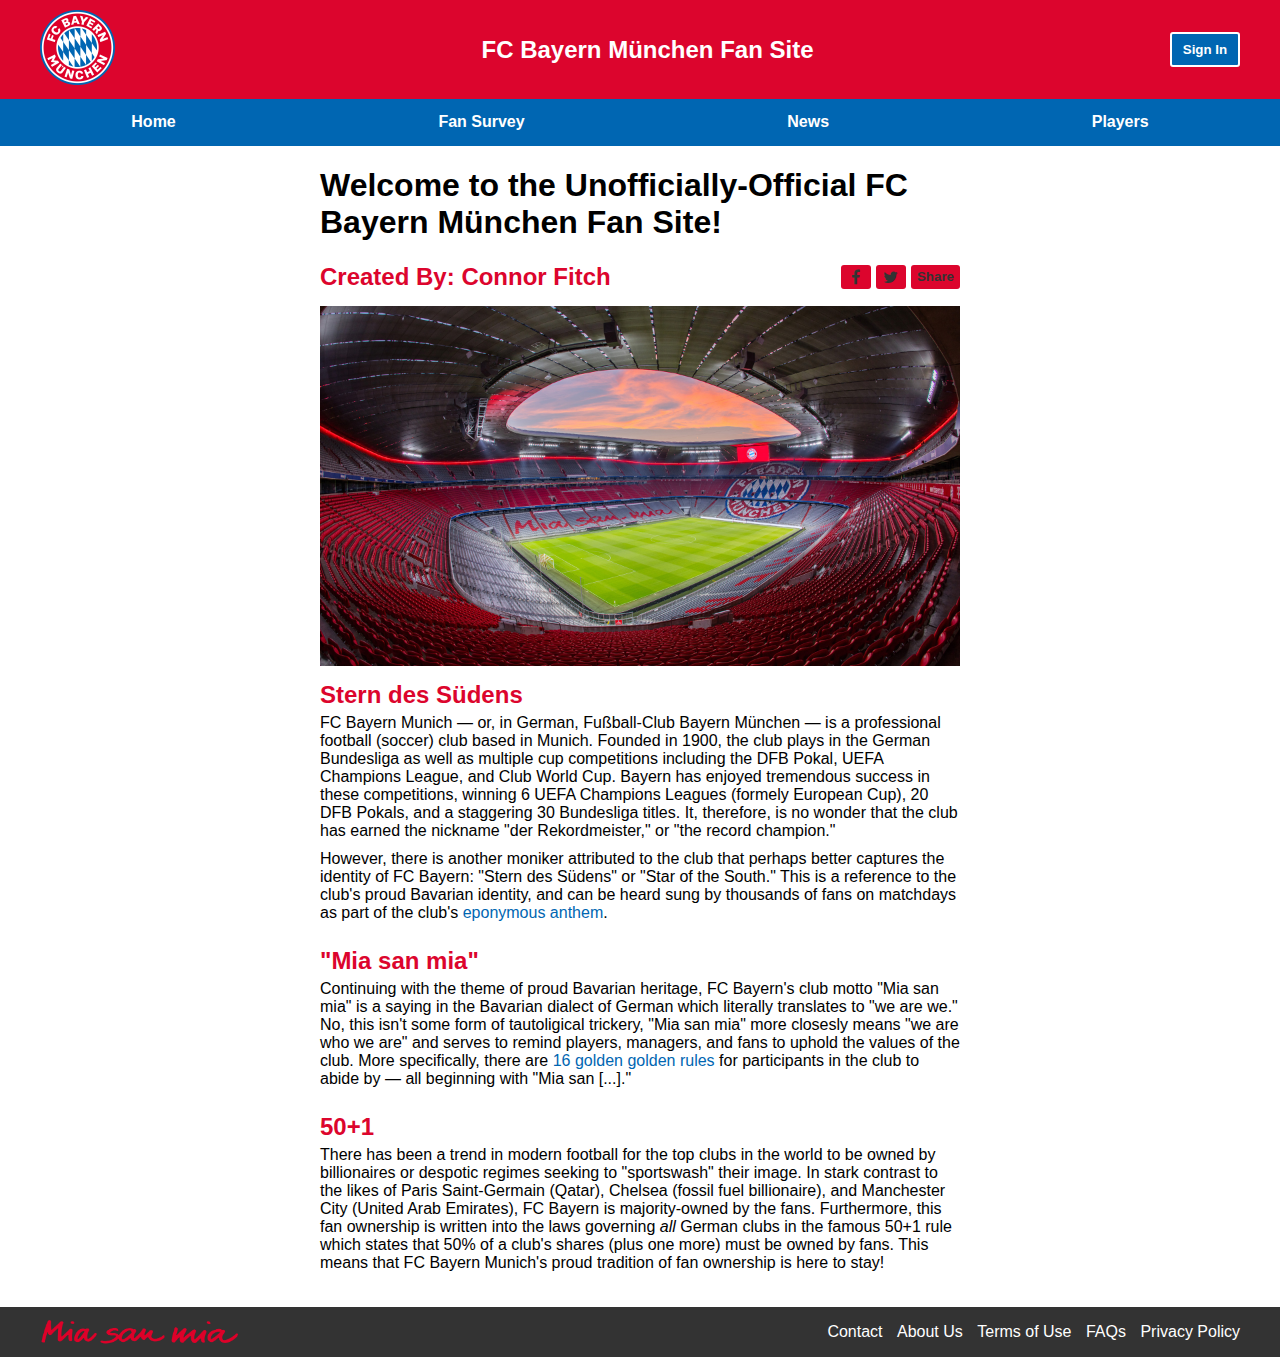
<file: index.html>
<!DOCTYPE html>
<html lang="en">
<head>
  <meta charset="UTF-8">
  <meta http-equiv="X-UA-Compatible" content="IE=edge">
  <meta name="viewport" content="width=device-width, initial-scale=1.0">
  <title>FC Bayern Fan Site</title>
  <link rel="stylesheet" href="style.css">
  <!-- social icons boilerplate -->
  <link rel="stylesheet" href="https://cdnjs.cloudflare.com/ajax/libs/font-awesome/4.7.0/css/font-awesome.min.css">
</head>
<body>
<div class="page-container">
  <div class="content-wrap">
    <header>
      <!-- header, contains bayern logo, title, and sign in button -->
      <a href="https://fcbayern.com/en" target="_blank"><img src="bayern-logo.png" alt="FC Bayern Logo"></a>
      <h2>FC Bayern München Fan Site</h2>
      <button>Sign In</button>
    </header>

    <div>
      <!-- banner/navigation bar links -->
      <ul class="nav-bar">
        <li><a href="#">Home</a></li>
        <li><a href="pages/survey.html">Fan Survey</a></li>
        <li><a href="pages/news.html">News</a></li>
        <li><a href="pages/players.html">Players</a></li>
      </ul>
    </div>
    <div class="primary">
      <h1>
        Welcome to the Unofficially-Official FC Bayern München Fan Site!
      </h1>

      <div id="author-socials">
        <!-- div containing author name and socials -->
        <h2>Created By: Connor Fitch</h2>
        <span>
          <a href="https://www.facebook.com/fcbayern.en/" target="_blank" class="fa fa-facebook"></a>
          <a href="https://twitter.com/FCBayernEN" target="_blank" class="fa fa-twitter"></a>
          <button>Share</button>
        </span>
      </div>

      <img src="allianz-arena.jpeg" alt="Wide-angle shot of the Allianz Arena">

      <h2>Stern des Südens</h2>
      <p>
        FC Bayern Munich &mdash; or, in German, Fußball-Club Bayern München &mdash; is a professional football (soccer) club based in Munich.
        Founded in 1900, the club plays in the German Bundesliga as well as multiple cup competitions including the DFB Pokal, UEFA Champions League, and Club World Cup.
        Bayern has enjoyed tremendous success in these competitions, winning 6 UEFA Champions Leagues (formely European Cup), 20 DFB Pokals, and a staggering 30 Bundesliga titles.
        It, therefore, is no wonder that the club has earned the nickname "der Rekordmeister," or "the record champion."
      </p>
      <p>
        However, there is another moniker attributed to the club that perhaps better captures the identity of FC Bayern: "Stern des Südens" or "Star of the South."
        This is a reference to the club's proud Bavarian identity, and can be heard sung by thousands of fans on matchdays as part of the club's <a href="https://youtu.be/t-mZK1r8rjY" target="_blank">eponymous anthem</a>.
      </p>
      <h2>"Mia san mia"</h2>
      <p>
        Continuing with the theme of proud Bavarian heritage, FC Bayern's club motto "Mia san mia" is a saying in the Bavarian dialect of German which literally translates to "we are we."
        No, this isn't some form of tautoligical trickery, "Mia san mia" more closesly means "we are who we are" and serves to remind players, managers, and fans to uphold the values of the club.
        More specifically, there are <a href="https://www.bundesliga.com/en/bundesliga/news/mia-san-mia-what-does-bayern-munich-s-club-motto-mean-4947">16 golden golden rules</a> for participants in the club to abide by &mdash; all beginning with "Mia san [...]."
      </p>
      <h2>50+1</h2>
      <p>
        There has been a trend in modern football for the top clubs in the world to be owned by billionaires or despotic regimes seeking to "sportswash" their image.
        In stark contrast to the likes of Paris Saint-Germain (Qatar), Chelsea (fossil fuel billionaire), and Manchester City (United Arab Emirates), FC Bayern is majority-owned by the fans.
        Furthermore, this fan ownership is written into the laws governing <em>all</em> German clubs in the famous 50+1 rule which states that 50% of a club's shares (plus one more) must be owned by fans.
        This means that FC Bayern Munich's proud tradition of fan ownership is here to stay!
      </p>
    </div>
  </div>


  <footer>
    <img src="mia-san-mia.png" alt="Mia San Mia">
    <ul>
      <li><a href="">Contact</a></li>
      <li><a href="">About Us</a></li>
      <li><a href="">Terms of Use</a></li>
      <li><a href="">FAQs</a></li>
      <li><a href="">Privacy Policy</a></li>
    </ul>
  </footer>
</div>


</body>
</html>
</file>
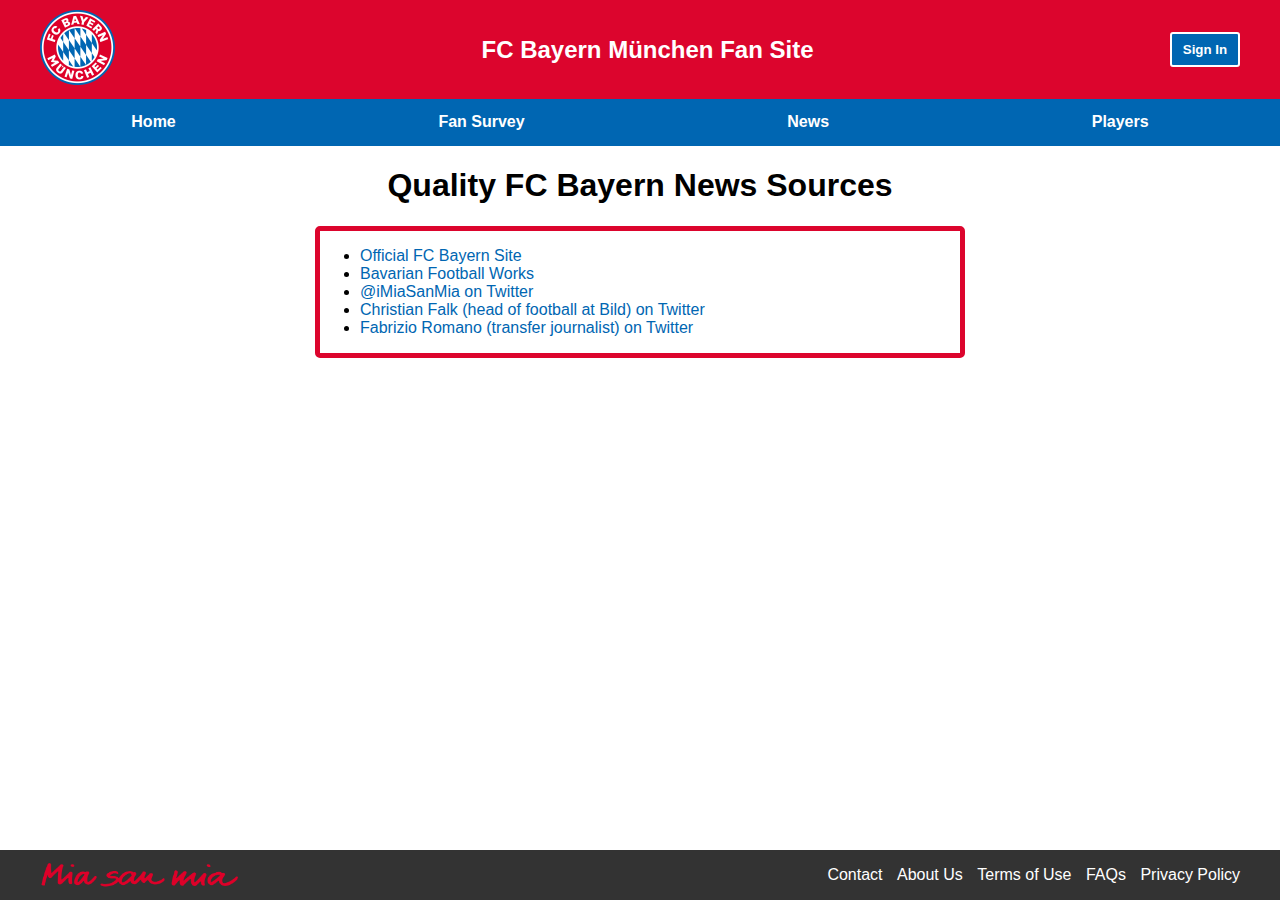
<file: pages/news.html>
<!DOCTYPE html>
<html lang="en">
<head>
  <meta charset="UTF-8">
  <meta http-equiv="X-UA-Compatible" content="IE=edge">
  <meta name="viewport" content="width=device-width, initial-scale=1.0">
  <title>FC Bayern Fan Site</title>
  <link rel="stylesheet" href="../style.css">
  <link rel="stylesheet" href="../other-css/news.css">
  <!-- social icons boilerplate -->
  <link rel="stylesheet" href="https://cdnjs.cloudflare.com/ajax/libs/font-awesome/4.7.0/css/font-awesome.min.css">
</head>
<body>
<div class="page-container">
  <div class="content-wrap">
    <header>
      <!-- header, contains bayern logo, title, and sign in button -->
      <a href="https://fcbayern.com/en" target="_blank"><img src="../bayern-logo.png" alt="FC Bayern Logo"></a>
      <h2>FC Bayern München Fan Site</h2>
      <button>Sign In</button>
    </header>

    <div>
      <!-- banner/navigation bar links -->
      <ul class="nav-bar">
        <li><a href="../index.html">Home</a></li>
        <li><a href="survey.html">Fan Survey</a></li>
        <li><a href="#">News</a></li>
        <li><a href="players.html">Players</a></li>
      </ul>
    </div>
    <div class="primary">
      <h1>Quality FC Bayern News Sources</h1>
      <div id="news-list">
        <ul>
          <li><a href="https://fcbayern.com/en" target="_blank">Official FC Bayern Site</a></li>
          <li><a href="https://www.bavarianfootballworks.com" target="_blank">Bavarian Football Works</a></li>
          <li><a href="https://twitter.com/iMiaSanMia" target="_blank">@iMiaSanMia on Twitter</a></li>
          <li><a href="https://twitter.com/cfbayern" target="_blank">Christian Falk (head of football at Bild) on Twitter</a></li>
          <li><a href="https://twitter.com/FabrizioRomano" target="_blank">Fabrizio Romano (transfer journalist) on Twitter</a></li>
        </ul>
      </div>
    </div>
  </div>
  <footer>
    <img src="../mia-san-mia.png" alt="Mia San Mia">
    <ul>
      <li><a href="">Contact</a></li>
      <li><a href="">About Us</a></li>
      <li><a href="">Terms of Use</a></li>
      <li><a href="">FAQs</a></li>
      <li><a href="">Privacy Policy</a></li>
    </ul>
  </footer>

</div>
</body>
</html>
</file>
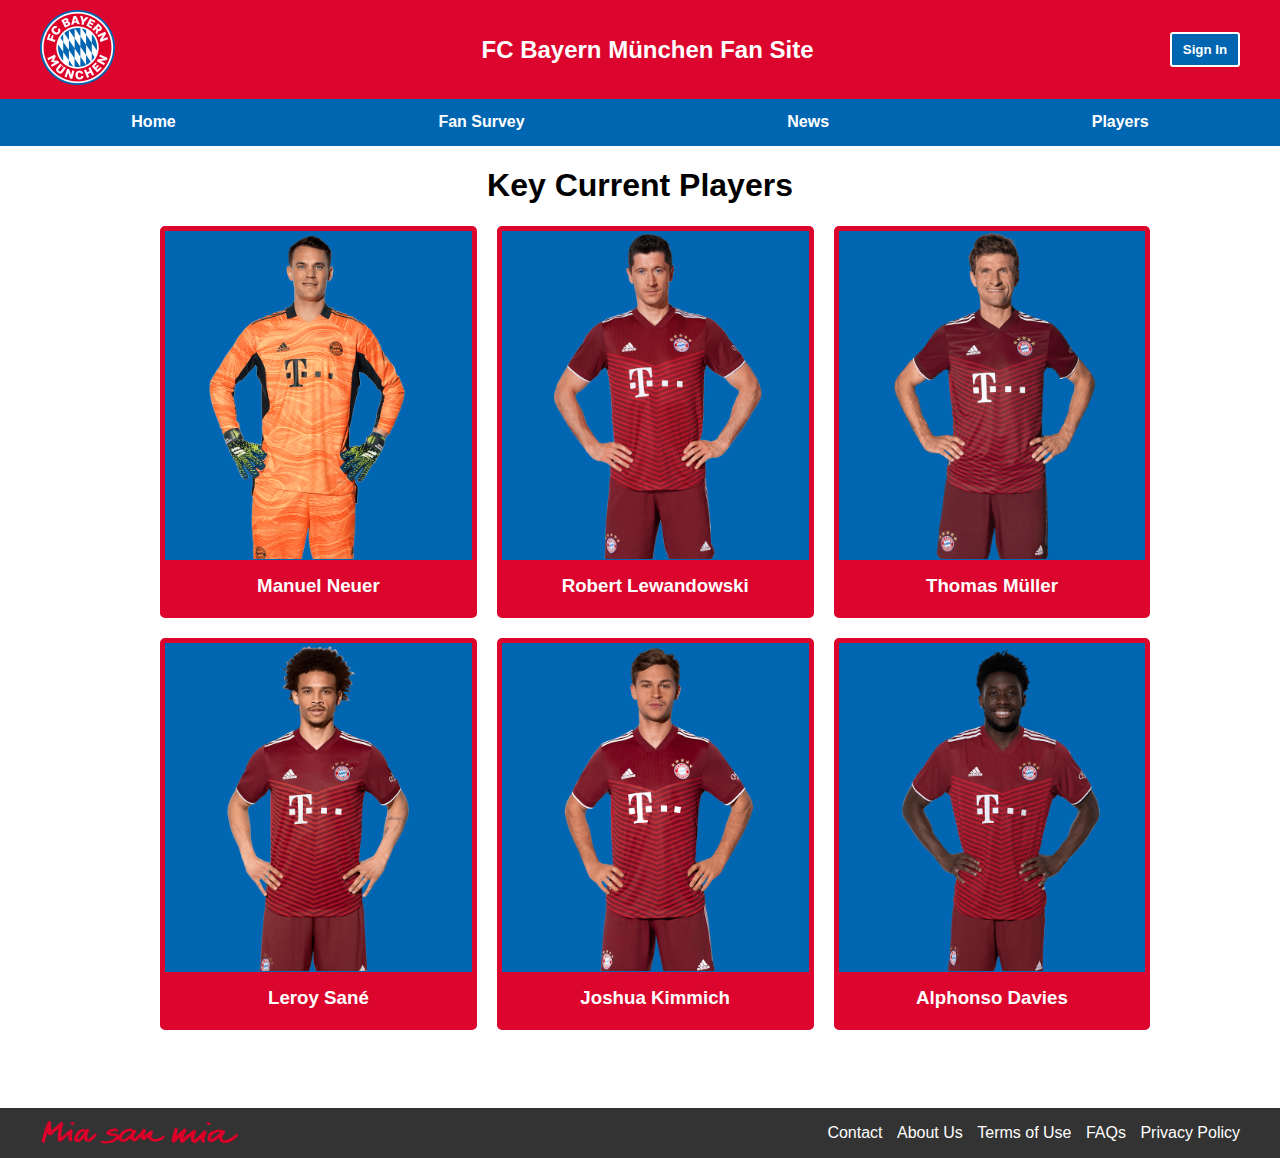
<file: pages/players.html>
<!DOCTYPE html>
<html lang="en">
<head>
  <meta charset="UTF-8">
  <meta http-equiv="X-UA-Compatible" content="IE=edge">
  <meta name="viewport" content="width=device-width, initial-scale=1.0">
  <title>FC Bayern Fan Site</title>
  <link rel="stylesheet" href="../style.css">
  <link rel="stylesheet" href="../other-css/players.css">
  <!-- social icons boilerplate -->
  <link rel="stylesheet" href="https://cdnjs.cloudflare.com/ajax/libs/font-awesome/4.7.0/css/font-awesome.min.css">
</head>
<body>
<div class="page-container">
  <div class="content-wrap">
    <header>
      <!-- header, contains bayern logo, title, and sign in button -->
      <a href="https://fcbayern.com/en" target="_blank"><img src="../bayern-logo.png" alt="FC Bayern Logo"></a>
      <h2>FC Bayern München Fan Site</h2>
      <button>Sign In</button>
    </header>

    <div>
      <!-- banner/navigation bar links -->
      <ul class="nav-bar">
        <li><a href="../index.html">Home</a></li>
        <li><a href="survey.html">Fan Survey</a></li>
        <li><a href="news.html">News</a></li>
        <li><a href="#">Players</a></li>
      </ul>
    </div>
    <div>
      <h1>Key Current Players</h1>
      <div id="player-grid">
        <!-- neuer -->
        <div class="player-card">
          <a href="https://fcbayern.com/en/teams/first-team/manuel-neuer"><img src="../player-images/manuel_neuer.png" alt="Manuel Neuer"></a>
          <h3>Manuel Neuer</h3>
        </div>

        <!-- lewy -->
        <div class="player-card">
          <a href="https://fcbayern.com/en/teams/first-team/robert-lewandowski"><img src="../player-images/robert_lewandowski.png" alt="Robert Lewandowski"></a>
          <h3>Robert Lewandowski</h3>
        </div>

        <!-- muller -->
        <div class="player-card">
          <a href="https://fcbayern.com/en/teams/first-team/thomas-mueller"><img src="../player-images/thomas_mueller.png" alt="Thomas Müller"></a>
          <h3>Thomas Müller</h3>
        </div>

        <!-- sane -->
        <div class="player-card">
          <a href="https://fcbayern.com/en/teams/first-team/leroy-sane"><img src="../player-images/leroy_sane.png" alt="Leroy Sané"></a>
          <h3>Leroy Sané</h3>
        </div>

        <!-- kimmich -->
        <div class="player-card">
          <a href="https://fcbayern.com/en/teams/first-team/joshua-kimmich"><img src="../player-images/joshua_kimmich.png" alt="Joshua Kimmich"></a>
          <h3>Joshua Kimmich</h3>
        </div>

        <!-- davies -->
        <div class="player-card">
          <a href="https://fcbayern.com/en/teams/first-team/alphonso-davies"><img src="../player-images/alphonso_davies.png" alt="Alphonso Davies"></a>
          <h3>Alphonso Davies</h3>
        </div>

      </div>
    </div>
  </div>
  <footer>
    <img src="../mia-san-mia.png" alt="Mia San Mia">
    <ul>
      <li><a href="">Contact</a></li>
      <li><a href="">About Us</a></li>
      <li><a href="">Terms of Use</a></li>
      <li><a href="">FAQs</a></li>
      <li><a href="">Privacy Policy</a></li>
    </ul>
  </footer>

</div>
</body>
</html>
</file>
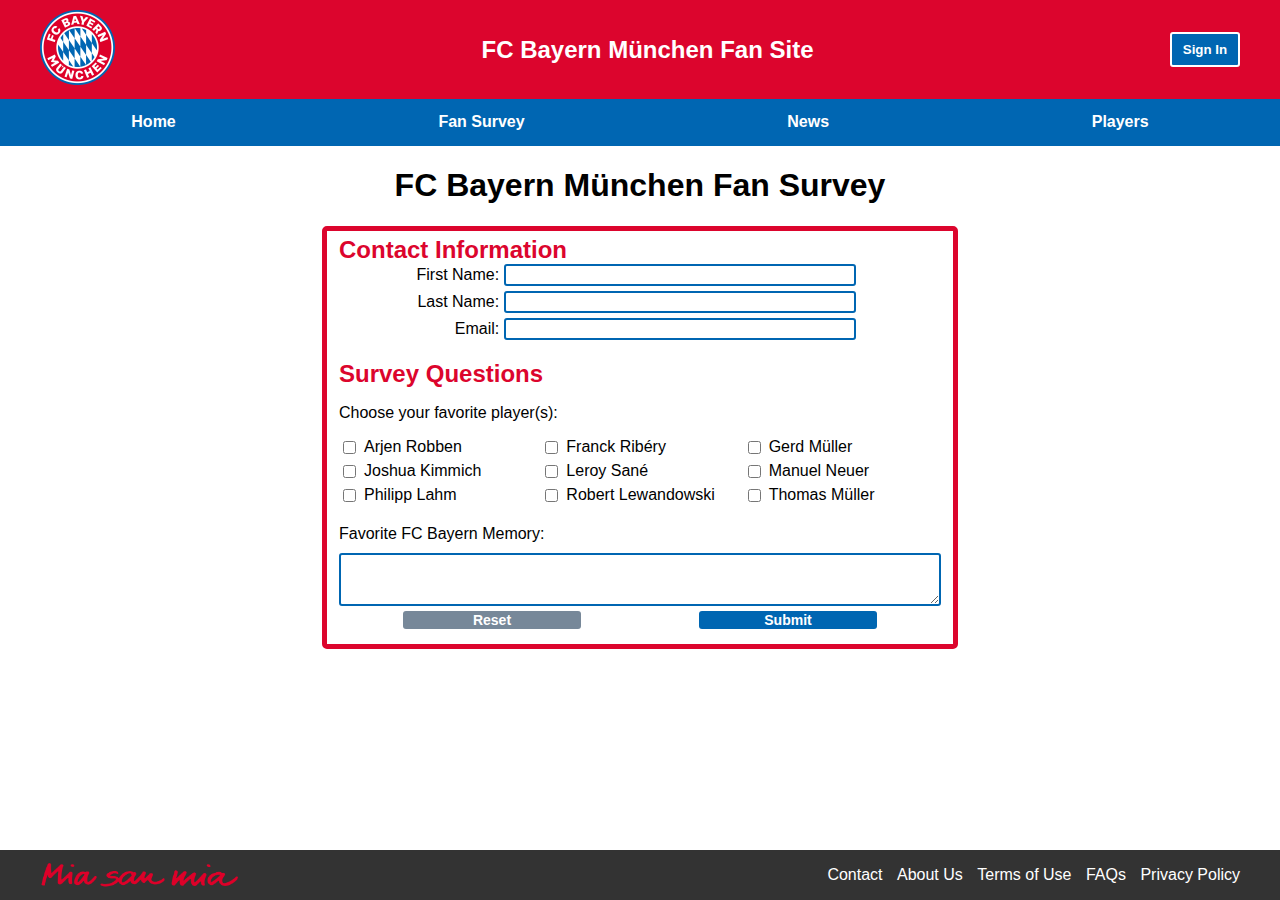
<file: pages/survey.html>
<!DOCTYPE html>
<html lang="en">
<head>
  <meta charset="UTF-8">
  <meta http-equiv="X-UA-Compatible" content="IE=edge">
  <meta name="viewport" content="width=device-width, initial-scale=1.0">
  <title>FC Bayern Fan Site</title>
  <link rel="stylesheet" href="../style.css">
  <link rel="stylesheet" href="../other-css/survey.css">
  <!-- social icons boilerplate -->
  <link rel="stylesheet" href="https://cdnjs.cloudflare.com/ajax/libs/font-awesome/4.7.0/css/font-awesome.min.css">
</head>
<body>
<div class="page-container">
  <div class="content-wrap">
    <header>
      <!-- header, contains bayern logo, title, and sign in button -->
      <a href="https://fcbayern.com/en" target="_blank"><img src="../bayern-logo.png" alt="FC Bayern Logo"></a>
      <h2>FC Bayern München Fan Site</h2>
      <button>Sign In</button>
    </header>

    <div>
      <!-- banner/navigation bar links -->
      <ul class="nav-bar">
        <li><a href="../index.html">Home</a></li>
        <li><a href="#">Fan Survey</a></li>
        <li><a href="news.html">News</a></li>
        <li><a href="players.html">Players</a></li>
      </ul>
    </div>
    <div class="primary">
      <h1>FC Bayern München Fan Survey</h1>
      <form action="/form_url" method="post">
        <fieldset>
          <h2>Contact Information</h2>
          <div id="contact-survey">
            <label for="firstName">First Name:</label>
            <input type="text" id="firstName" name="first_name">
            <label for="lastName">Last Name:</label>
            <input type="text" id="lastName" name="last_name">
            <label for="email">Email:</label>
            <input type="email" id="email" name="email">
          </div>
          <h2>Survey Questions</h2>
          <div>
            <p>Choose your favorite player(s):</p>
            <div id="player-survey">
              <!-- probably want to use grid layout for this... -->
              <input type="checkbox" name="robben" id="robben">
              <label for="robben">Arjen Robben</label>
              <input type="checkbox" name="ribery" id="ribery">
              <label for="ribery">Franck Ribéry</label>
              <input type="checkbox" name="muller1" id="muller1">
              <label for="muller1">Gerd Müller</label>
              <input type="checkbox" name="kimmich" id="kimmich">
              <label for="kimmich">Joshua Kimmich</label>
              <input type="checkbox" name="sane" id="sane">
              <label for="sane">Leroy Sané</label>
              <input type="checkbox" name="neuer" id="neuer">
              <label for="neuer">Manuel Neuer</label>
              <input type="checkbox" name="lahm" id="lahm">
              <label for="lahm">Philipp Lahm</label>
              <input type="checkbox" name="lewy" id="lewy">
              <label for="lewy">Robert Lewandowski</label>
              <input type="checkbox" name="muller2" id="muller2">
              <label for="muller2">Thomas Müller</label>
            </div>
          </div>
          <div id="moment-survey">
            <label for="moment">Favorite FC Bayern Memory:</label>
            <textarea id="moment" name="moment" rows="3"></textarea>
          </div>
          <div id="survey-buttons">
            <button type="reset">Reset</button>
            <button type="submit" id="submit">Submit</button>
          </div>
        </fieldset>
      </form>
    </div>
  </div>
  <footer>
    <img src="../mia-san-mia.png" alt="Mia San Mia">
    <ul>
      <li><a href="">Contact</a></li>
      <li><a href="">About Us</a></li>
      <li><a href="">Terms of Use</a></li>
      <li><a href="">FAQs</a></li>
      <li><a href="">Privacy Policy</a></li>
    </ul>
  </footer>

</div>
</body>
</html>
</file>
<file: style.css>
* {
  font-family: Verdana, Tahoma, sans-serif;
}
body {
  margin: 0px;
}
div.page-container {
  position: relative;
  min-height: 100vh;
}
div.content-wrap {
  padding-bottom: 5rem;
}
button:hover {
  opacity: .7;
}

/* header styles */
header {
  background-color: #DC052D;
  display: flex;
  justify-content: space-between;
  align-items: center;
}
header > a > img {
  height: 75px;
  margin: 10px;
  margin-left: 40px;
}
header > a > img {
  height: 75px;
  margin: 10px;
  margin-left: 40px;
}
header > h2 {
  color: white;
}
header > button {
  color: white;
  background-color: #0066B2;
  border-radius: 3px;
  border: 2px solid white;
  font-weight: bolder;
  height: 35px;
  width: 70px;
  margin-right: 40px;
}
header > button:active {
  background-color: #00467c;
}
header > button:hover {
  box-shadow: 0px 0px 10px #333;
  opacity: 1;
}

/* Nav Bar */
ul.nav-bar {
  list-style-type: none;
  margin: 0px;
  padding: 0px;
  overflow: hidden;
  background-color: #0066B2;
  display: flex;
  justify-content: space-around;
}
ul.nav-bar > li {
  padding: 15px;
  margin: 0px;
  margin-top: -1px;
}
ul.nav-bar > li > a {
  color: white;
  padding: 14px 30px;
  text-decoration: none;
  margin: 0px;
  font-weight: bold;
}
ul.nav-bar > li > a:hover {
  background-color: #00467c;
}

/* primary article */
div.primary {
  margin: 0px;
  display: flex;
  flex-direction: column;
  align-items: center;
}
div.primary > * {
  width: 50%;
}
div.primary h2 {
  color: #DC052D;
  margin: 0px;
}
div#author-socials {
  display: flex;
  justify-content: space-between;
  align-items: center;
}
div#author-socials > span {
  display: flex;
}
span > button {
  color: #333;
  background-color: #DC052D;
  border-radius: 3px;
  border: 0px;
  font-weight: bold;
  height: 24px;
  margin: 0px;
}
.fa {
  padding: 0px;
  font-size: 30px;
  width: 30px;
  height: 20px;
  text-align: center;
  padding-top: 4px;
  text-decoration: none;
  background-color: #DC052D;
  color: #333;
  border: 0px;
  border-radius: 3px;
  margin-right: 5px;
}
.fa:hover {
  opacity: 0.7;
}
div.primary > img {
  margin: 15px;
}
div.primary > p {
  margin: 5px;
}
div.primary > p + h2 {
  margin-top: 20px;
}
p > a {
  color: #0066B2;
  text-decoration: none;
}
p > a:hover {
  text-decoration: underline;
}
/* Footer */
footer {
  background-color: #333;
  display: flex;
  justify-content: space-between;
  align-items: center;
  position: absolute;
  bottom: 0;
  width: 100%;
}
footer > img {
  width: 200px;
  margin: 10px;
  margin-left: 40px;
}
footer ul {
  list-style-type: none;
  margin-right: 30px;
}
footer li {
  display: inline;
  margin-right: 10px;
}
footer a {
  color: white;
  text-decoration: none;
}
footer a:hover {
  text-decoration: underline;
}
</file>
<file: other-css/news.css>
h1 {
  text-align: center;
}
div#news-list {
  border: 5px solid #DC052D;
  border-radius: 5px;
}
div#news-list:hover {
  box-shadow: 0px 0px 5px #333;
}
div#news-list a {
  color: #0066B2;
  text-decoration: none;
}
div#news-list a:hover {
  text-decoration: underline;
}
</file>
<file: other-css/players.css>
h1 {
 text-align: center;
}
div#player-grid {
  width: 75%;
  margin: auto;
  display: grid;
  grid-template: 1fr 1fr / 33% 33% 33%;
  grid-gap: 20px;
  margin-bottom: 3em;
}
div#player-grid h3 {
  text-align: center;
  background-color: #DC052D;
  color: white;
  width: 100%;
  margin-top: -3px;
  margin-bottom: 0px;
  padding-top: 5%;
  padding-bottom: 5%;
}
div#player-grid img {
  width: 100%;
  margin: 0px;
  padding: 0px;
}
div.player-card {
  background-color: #0066B2;
  border: 5px solid #DC052D;
  border-radius: 5px;
}
div.player-card:hover {
  box-shadow: 0px 0px 15px #333;
}
</file>
<file: other-css/survey.css>
h1 {
  text-align: center;
}
fieldset {
  border: 5px solid #DC052D;
  border-radius: 5px;
}
fieldset:hover {
  box-shadow: 0px 0px 5px #333;
}
div#contact-survey {
  display: grid;
  grid-template: 1fr 1fr 1fr / 100px 65%;
  grid-gap: 5px;
  margin-left: 10%;
  margin-bottom: 20px;
}
div#contact-survey > input {
  border: 2px solid #0066B2;
  border-radius: 3px;
  font-size: 14px;
  font-family: Verdana, Tahoma, sans-serif;
}
div#contact-survey > label {
  display: flex;
  align-items: center;
  justify-content: flex-end;
}
div#player-survey {
  margin-top: 0px;
  display: grid;
  grid-template: 1fr 1fr 1fr / repeat(3, 20px 1fr);
  grid-gap: 5px;
  margin-bottom: 20px;
}
div#moment-survey {
  display: flex;
  flex-direction: column;
}
div#moment-survey textarea{
  margin-top: 10px;
  border: 2px solid #0066B2;
  border-radius: 3px;
}
div#survey-buttons {
  display: flex;
  justify-content: space-around;
  margin: 5px;
}
div#survey-buttons > button {
  width: 30%;
  height: auto;
  font-size: 14px;
  font-family: Verdana, Tahoma, sans-serif;
  font-weight: bolder;
  background-color: lightslategray;
  color: white;
  border: 0px solid;
  border-radius: 3px;
}
div#survey-buttons > button:active {
  background-color: #DC052D;
}
div#survey-buttons > button#submit {
  background-color: #0066B2;
}
div#survey-buttons > button#submit:active {
  background-color: #DC052D;
}
</file>
